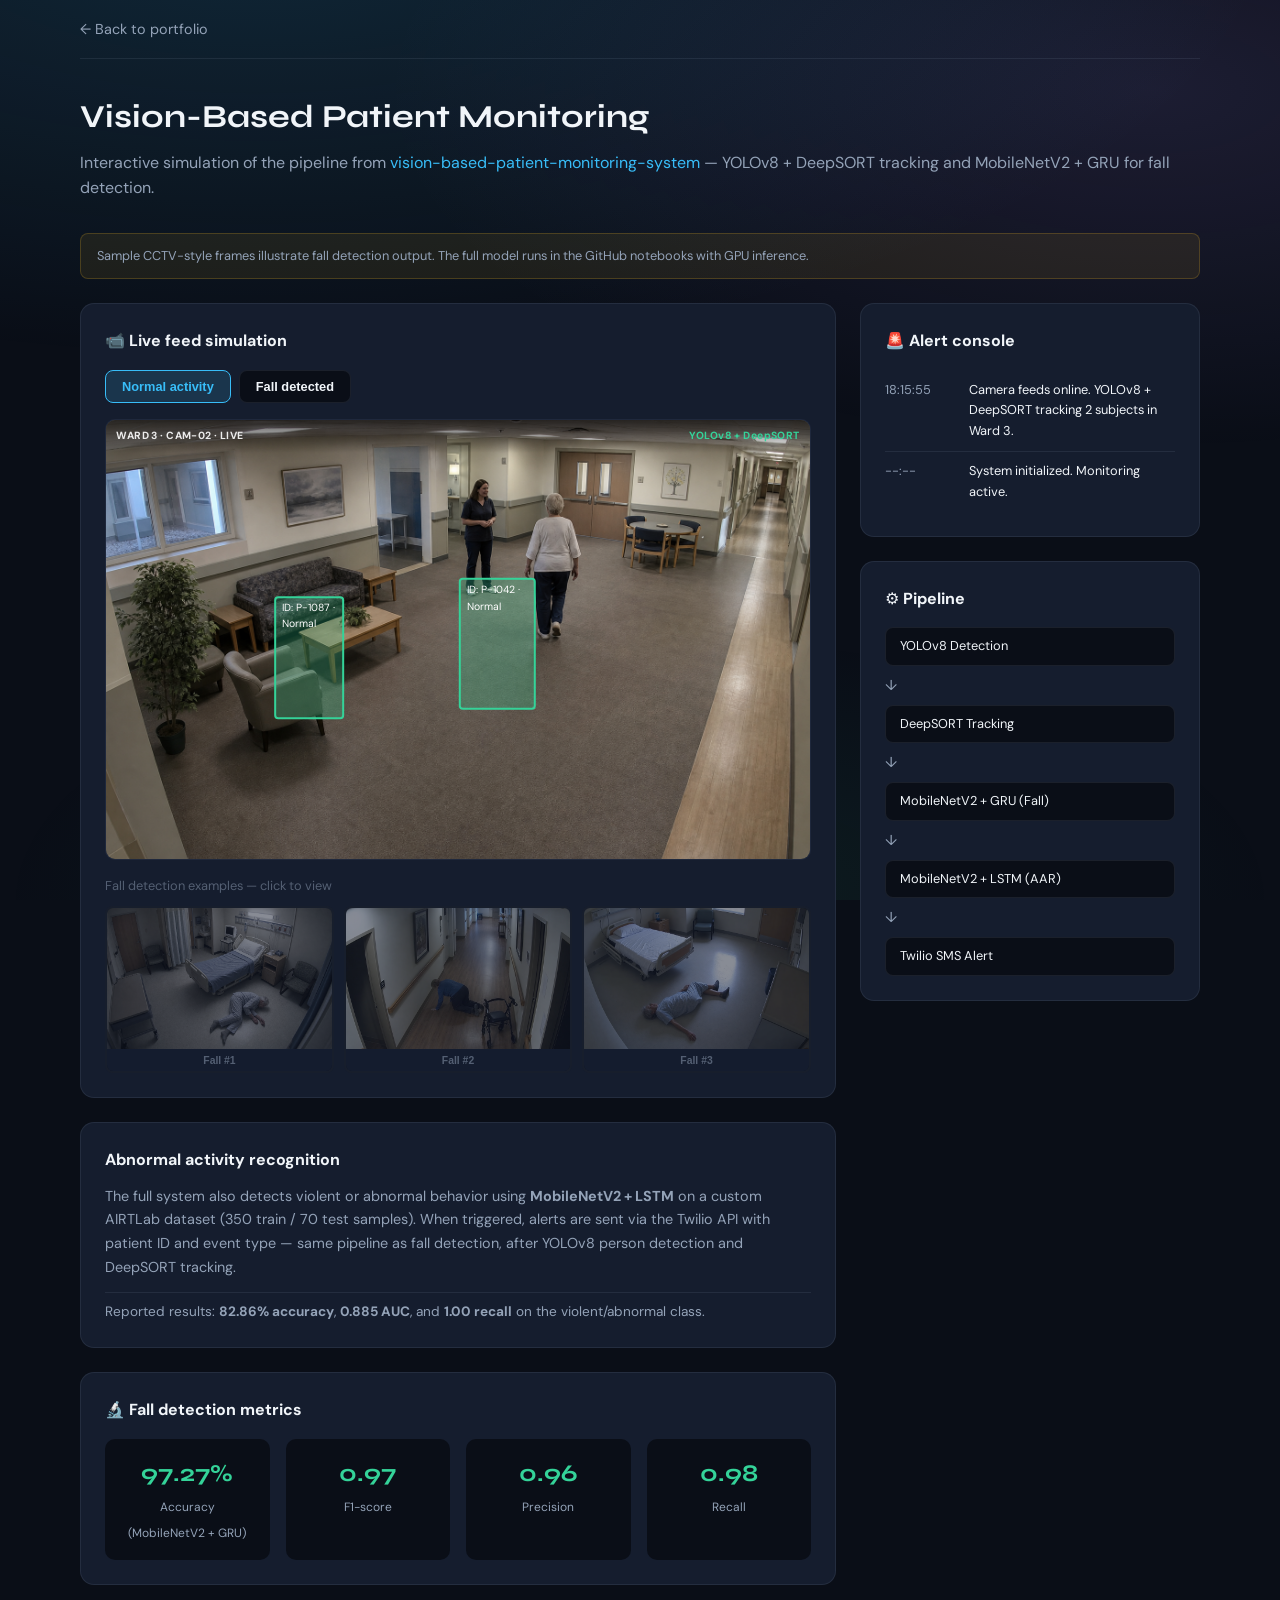
<file: demos/patient-monitoring.html>
<!DOCTYPE html>
<html lang="en">
<head>
  <meta charset="UTF-8" />
  <meta name="viewport" content="width=device-width, initial-scale=1.0" />
  <title>Patient Monitoring Demo | Sahitya A</title>
  <link rel="preconnect" href="https://fonts.googleapis.com" />
  <link rel="preconnect" href="https://fonts.gstatic.com" crossorigin />
  <link href="https://fonts.googleapis.com/css2?family=DM+Sans:wght@400;500;600;700&family=Syne:wght@600;700&display=swap" rel="stylesheet" />
  <link rel="stylesheet" href="../css/styles.css" />
  <link rel="stylesheet" href="../css/demos.css" />
</head>
<body>
  <div class="container">
    <nav class="demo-nav">
      <a href="../index.html" class="back">← Back to portfolio</a>
    </nav>

    <h1 class="demo-title">Vision-Based Patient Monitoring</h1>
    <p class="demo-subtitle">
      Interactive simulation of the pipeline from
      <a href="https://github.com/MLAlchemy-cmd/vision-based-patient-monitoring-system" target="_blank" rel="noopener">vision-based-patient-monitoring-system</a>
      — YOLOv8 + DeepSORT tracking and MobileNetV2 + GRU for fall detection.
    </p>

    <p class="demo-note">
      Sample CCTV-style frames illustrate fall detection output. The full model runs in the GitHub notebooks with GPU inference.
    </p>

    <div class="demo-layout">
      <div>
        <div class="panel video-panel">
          <h3>📹 Live feed simulation</h3>
          <div class="controls-row">
            <button type="button" id="btn-normal" class="active">Normal activity</button>
            <button type="button" id="btn-fall">Fall detected</button>
          </div>
          <div class="camera-feed" id="camera-feed">
            <img id="feed-image" class="feed-image" src="assets/normal-scene.png" alt="Patient monitoring camera feed" />
            <div class="feed-hud">
              <span class="feed-tag">WARD 3 · CAM-02 · LIVE</span>
              <span id="model-tag" class="model-tag">YOLOv8 + DeepSORT</span>
            </div>
            <div id="detection-badge" class="detection-badge hidden">
              <span class="badge-icon">⚠</span>
              <span id="badge-text">FALL DETECTED</span>
              <span id="badge-confidence" class="badge-conf">94%</span>
            </div>
            <div id="bbox-1" class="bbox">ID: P-1042</div>
            <div id="bbox-2" class="bbox">ID: P-1087</div>
          </div>

          <div class="fall-gallery" id="fall-gallery">
            <p class="fall-gallery-label">Fall detection examples — click to view</p>
            <div class="fall-thumbs">
              <button type="button" class="fall-thumb" data-fall-index="0" title="Hospital room fall">
                <img src="assets/fall-scene-1.png" alt="Fall example 1" />
                <span class="thumb-label">Fall #1</span>
              </button>
              <button type="button" class="fall-thumb" data-fall-index="1" title="Corridor fall">
                <img src="assets/fall-scene-2.png" alt="Fall example 2" />
                <span class="thumb-label">Fall #2</span>
              </button>
              <button type="button" class="fall-thumb" data-fall-index="2" title="Patient room fall">
                <img src="assets/fall-scene-3.png" alt="Fall example 3" />
                <span class="thumb-label">Fall #3</span>
              </button>
            </div>
          </div>
        </div>

        <div class="panel info-panel" style="margin-top:1.5rem">
          <h3>Abnormal activity recognition</h3>
          <p>
            The full system also detects violent or abnormal behavior using <strong>MobileNetV2 + LSTM</strong>
            on a custom AIRTLab dataset (350 train / 70 test samples). When triggered, alerts are sent via
            the Twilio API with patient ID and event type — same pipeline as fall detection, after
            YOLOv8 person detection and DeepSORT tracking.
          </p>
          <p class="info-metrics">
            Reported results: <strong>82.86% accuracy</strong>, <strong>0.885 AUC</strong>, and
            <strong>1.00 recall</strong> on the violent/abnormal class.
          </p>
        </div>

        <div class="panel" style="margin-top:1.5rem">
          <h3>🔬 Fall detection metrics</h3>
          <div class="metrics-grid">
            <div class="metric"><strong>97.27%</strong><span>Accuracy (MobileNetV2 + GRU)</span></div>
            <div class="metric"><strong>0.97</strong><span>F1-score</span></div>
            <div class="metric"><strong>0.96</strong><span>Precision</span></div>
            <div class="metric"><strong>0.98</strong><span>Recall</span></div>
          </div>
        </div>
      </div>

      <aside>
        <div class="panel">
          <h3>🚨 Alert console</h3>
          <div class="alert-log" id="alert-log">
            <div class="alert-item">
              <span class="alert-time">--:--</span>
              <span class="alert-msg">System initialized. Monitoring active.</span>
            </div>
          </div>
        </div>

        <div class="panel" style="margin-top:1.5rem">
          <h3>⚙️ Pipeline</h3>
          <div class="pipeline" style="flex-direction:column;align-items:stretch">
            <span class="pipeline-step">YOLOv8 Detection</span>
            <span class="pipeline-arrow">↓</span>
            <span class="pipeline-step">DeepSORT Tracking</span>
            <span class="pipeline-arrow">↓</span>
            <span class="pipeline-step">MobileNetV2 + GRU (Fall)</span>
            <span class="pipeline-arrow">↓</span>
            <span class="pipeline-step">MobileNetV2 + LSTM (AAR)</span>
            <span class="pipeline-arrow">↓</span>
            <span class="pipeline-step">Twilio SMS Alert</span>
          </div>
        </div>
      </aside>
    </div>
  </div>

  <script src="../js/patient-demo.js"></script>
</body>
</html>
</file>
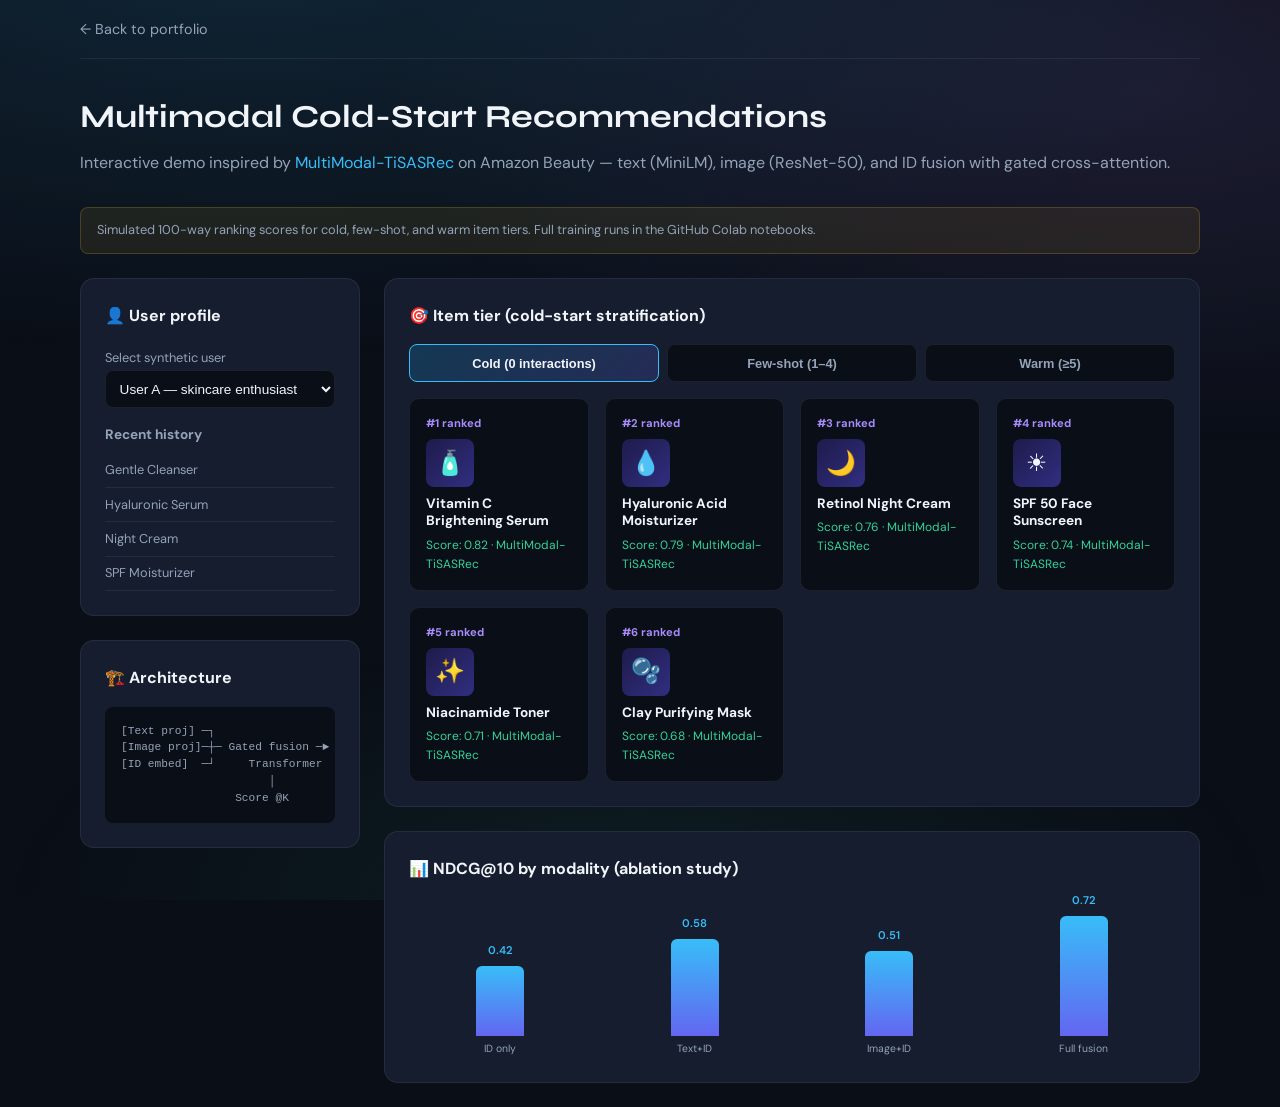
<file: demos/recommendations.html>
<!DOCTYPE html>
<html lang="en">
<head>
  <meta charset="UTF-8" />
  <meta name="viewport" content="width=device-width, initial-scale=1.0" />
  <title>Recommendation Demo | Sahitya A</title>
  <link rel="preconnect" href="https://fonts.googleapis.com" />
  <link rel="preconnect" href="https://fonts.gstatic.com" crossorigin />
  <link href="https://fonts.googleapis.com/css2?family=DM+Sans:wght@400;500;600;700&family=Syne:wght@600;700&display=swap" rel="stylesheet" />
  <link rel="stylesheet" href="../css/styles.css" />
  <link rel="stylesheet" href="../css/demos.css" />
</head>
<body>
  <div class="container">
    <nav class="demo-nav">
      <a href="../index.html" class="back">← Back to portfolio</a>
    </nav>

    <h1 class="demo-title">Multimodal Cold-Start Recommendations</h1>
    <p class="demo-subtitle">
      Interactive demo inspired by
      <a href="https://github.com/MLAlchemy-cmd/Deep-learning-Recommendation-systems-for-cold-start-problems-" target="_blank" rel="noopener">MultiModal-TiSASRec</a>
      on Amazon Beauty — text (MiniLM), image (ResNet-50), and ID fusion with gated cross-attention.
    </p>

    <p class="demo-note">
      Simulated 100-way ranking scores for cold, few-shot, and warm item tiers. Full training runs in the GitHub Colab notebooks.
    </p>

    <div class="reco-layout">
      <aside>
        <div class="panel">
          <h3>👤 User profile</h3>
          <label for="user-select" style="font-size:0.8rem;color:var(--text-muted)">Select synthetic user</label>
          <select id="user-select" class="select-input">
            <option value="u1">User A — skincare enthusiast</option>
            <option value="u2">User B — makeup focused</option>
            <option value="u3">User C — new user (cold items)</option>
          </select>
          <h4 style="font-size:0.85rem;margin-bottom:0.5rem;color:var(--text-muted)">Recent history</h4>
          <ul class="history-list" id="history-list"></ul>
        </div>

        <div class="panel" style="margin-top:1.5rem">
          <h3>🏗️ Architecture</h3>
          <pre class="arch-diagram">[Text proj] ─┐
[Image proj]─┼─ Gated fusion ─► TiSASRec
[ID embed]  ─┘     Transformer
                      │
                 Score @K</pre>
        </div>
      </aside>

      <div>
        <div class="panel">
          <h3>🎯 Item tier (cold-start stratification)</h3>
          <div class="tier-tabs">
            <button type="button" class="tier-tab active" data-tier="cold">Cold (0 interactions)</button>
            <button type="button" class="tier-tab" data-tier="few">Few-shot (1–4)</button>
            <button type="button" class="tier-tab" data-tier="warm">Warm (≥5)</button>
          </div>
          <div class="product-grid" id="product-grid"></div>
        </div>

        <div class="panel" style="margin-top:1.5rem">
          <h3>📊 NDCG@10 by modality (ablation study)</h3>
          <div class="chart-bars" id="chart-bars"></div>
        </div>
      </div>
    </div>
  </div>

  <script src="../js/reco-demo.js"></script>
</body>
</html>
</file>
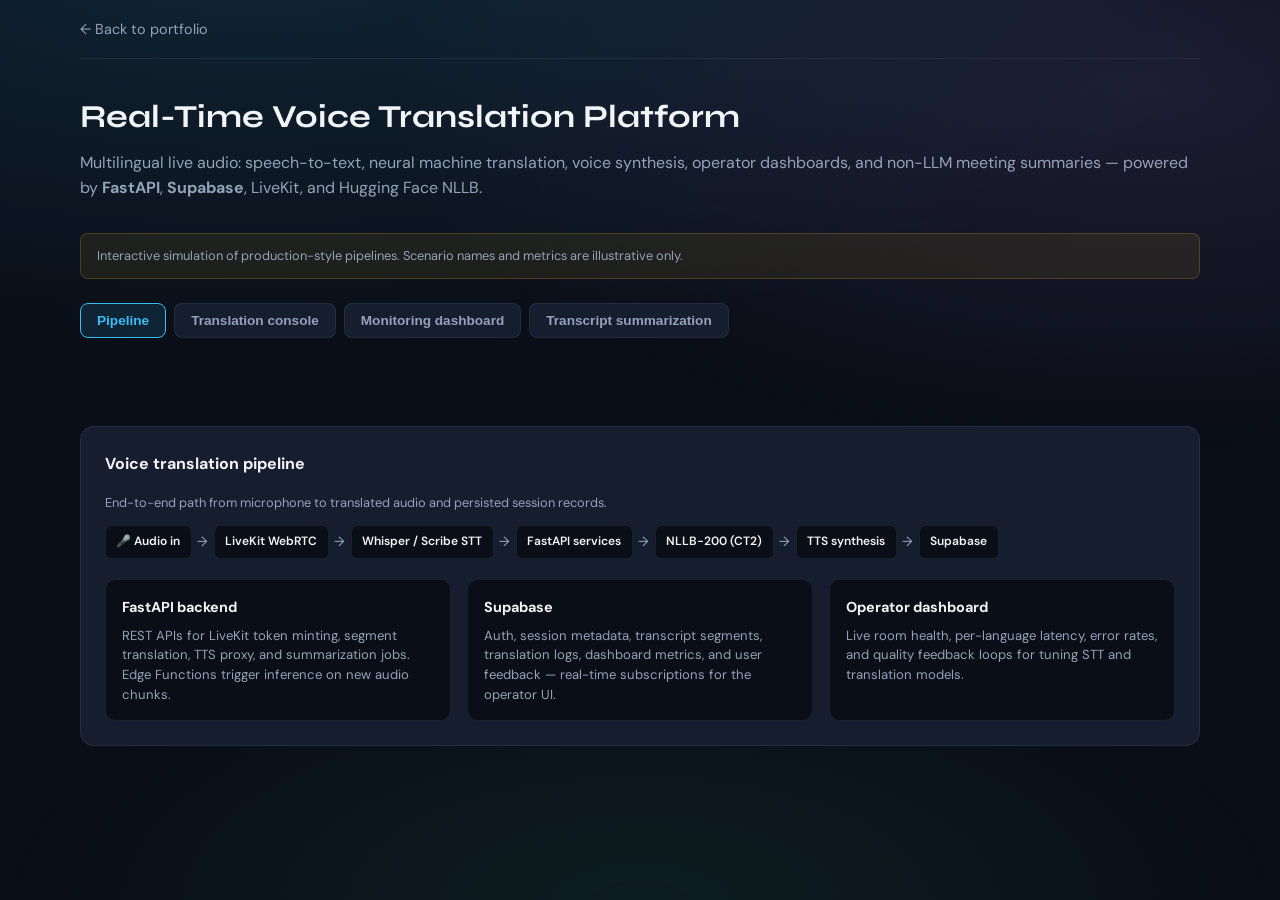
<file: demos/voice-translation.html>
<!DOCTYPE html>
<html lang="en">
<head>
  <meta charset="UTF-8" />
  <meta name="viewport" content="width=device-width, initial-scale=1.0" />
  <title>Voice Translation Platform Demo | Sahitya A</title>
  <link rel="preconnect" href="https://fonts.googleapis.com" />
  <link rel="preconnect" href="https://fonts.gstatic.com" crossorigin />
  <link href="https://fonts.googleapis.com/css2?family=DM+Sans:wght@400;500;600;700&family=Syne:wght@600;700&display=swap" rel="stylesheet" />
  <link rel="stylesheet" href="../css/styles.css" />
  <link rel="stylesheet" href="../css/demos.css" />
</head>
<body>
  <div class="container">
    <nav class="demo-nav">
      <a href="../index.html" class="back">← Back to portfolio</a>
    </nav>

    <h1 class="demo-title">Real-Time Voice Translation Platform</h1>
    <p class="demo-subtitle">
      Multilingual live audio: speech-to-text, neural machine translation, voice synthesis, operator dashboards,
      and non-LLM meeting summaries — powered by <strong>FastAPI</strong>, <strong>Supabase</strong>, LiveKit, and Hugging Face NLLB.
    </p>

    <p class="demo-note">
      Interactive simulation of production-style pipelines. Scenario names and metrics are illustrative only.
    </p>

    <div class="demo-tabs">
      <button type="button" class="demo-tab active" data-tab="pipeline">Pipeline</button>
      <button type="button" class="demo-tab" data-tab="console">Translation console</button>
      <button type="button" class="demo-tab" data-tab="dashboard">Monitoring dashboard</button>
      <button type="button" class="demo-tab" data-tab="summary">Transcript summarization</button>
    </div>

    <section id="tab-pipeline" class="tab-panel active">
      <div class="panel">
        <h3>Voice translation pipeline</h3>
        <p class="aside-hint">End-to-end path from microphone to translated audio and persisted session records.</p>
        <div class="vt-pipeline">
          <span class="pipe-node">🎤 Audio in</span>
          <span class="pipe-arrow">→</span>
          <span class="pipe-node">LiveKit WebRTC</span>
          <span class="pipe-arrow">→</span>
          <span class="pipe-node">Whisper / Scribe STT</span>
          <span class="pipe-arrow">→</span>
          <span class="pipe-node">FastAPI services</span>
          <span class="pipe-arrow">→</span>
          <span class="pipe-node">NLLB-200 (CT2)</span>
          <span class="pipe-arrow">→</span>
          <span class="pipe-node">TTS synthesis</span>
          <span class="pipe-arrow">→</span>
          <span class="pipe-node">Supabase</span>
        </div>
        <div class="arch-grid">
          <div class="arch-card">
            <h4>FastAPI backend</h4>
            <p>REST APIs for LiveKit token minting, segment translation, TTS proxy, and summarization jobs. Edge Functions trigger inference on new audio chunks.</p>
          </div>
          <div class="arch-card">
            <h4>Supabase</h4>
            <p>Auth, session metadata, transcript segments, translation logs, dashboard metrics, and user feedback — real-time subscriptions for the operator UI.</p>
          </div>
          <div class="arch-card">
            <h4>Operator dashboard</h4>
            <p>Live room health, per-language latency, error rates, and quality feedback loops for tuning STT and translation models.</p>
          </div>
        </div>
      </div>
    </section>

    <section id="tab-console" class="tab-panel">
      <div class="vt-layout">
        <div class="vt-main">
          <div class="panel">
            <h3>Live translation console</h3>
            <div class="vt-controls">
              <label>
                Scenario
                <select id="scenario-select" class="select-input"></select>
              </label>
              <label>
                Language pair
                <select id="lang-pair" class="select-input" disabled></select>
              </label>
              <div class="controls-row">
                <button type="button" id="btn-play" class="btn btn-primary">▶ Simulate live stream</button>
                <button type="button" id="btn-reset" class="btn btn-ghost">Reset</button>
              </div>
              <label class="checkbox-label">
                <input type="checkbox" id="speak-tts" />
                Play translated audio (TTS)
              </label>
            </div>

            <div class="status-bar">
              <span><strong>WebRTC:</strong> <span id="status-livekit" class="status-pill idle">disconnected</span></span>
              <span><strong>STT:</strong> <span id="status-stt" class="status-pill idle">idle</span></span>
              <span><strong>NLLB:</strong> <span id="status-nllb" class="status-pill idle">idle</span></span>
              <span><strong>Latency:</strong> <span id="status-latency">—</span></span>
            </div>

            <div class="transcript-panel">
              <div class="transcript-col">
                <p class="transcript-label">Partial transcript</p>
                <div id="partial-text" class="transcript-box partial"></div>
              </div>
              <div class="transcript-col">
                <p class="transcript-label">Final transcript</p>
                <div id="final-text" class="transcript-box final"></div>
              </div>
              <div class="transcript-col full">
                <p class="transcript-label">Translation output</p>
                <div class="transcript-box translation">
                  <span id="translation-placeholder" class="translation-placeholder">
                    Translations append as each utterance is finalized…
                  </span>
                  <span id="translation-body"></span>
                  <span id="translation-draft" class="translation-draft"></span>
                </div>
              </div>
            </div>
          </div>
        </div>

        <aside class="vt-aside">
          <div class="panel">
            <h3>Stack</h3>
            <ul class="stack-list">
              <li><strong>FastAPI</strong> — inference & token APIs</li>
              <li><strong>Supabase</strong> — auth, Postgres, realtime</li>
              <li><strong>LiveKit</strong> — WebRTC audio rooms</li>
              <li><strong>Whisper / Scribe</strong> — speech-to-text</li>
              <li><strong>NLLB-200</strong> — 16+ languages</li>
              <li><strong>Edge Functions</strong> — async workers</li>
            </ul>
          </div>
          <div class="panel" style="margin-top:1rem">
            <h3>Languages</h3>
            <div class="lang-chips" id="lang-chips"></div>
          </div>
        </aside>
      </div>
    </section>

    <section id="tab-dashboard" class="tab-panel">
      <div class="panel">
        <h3>Real-time monitoring dashboard</h3>
        <p class="aside-hint">Operator view backed by Supabase realtime — session health, throughput, and feedback.</p>
        <div class="dash-metrics">
          <div class="dash-metric"><strong id="dash-rooms">12</strong><span>Active rooms</span></div>
          <div class="dash-metric"><strong id="dash-segments">0</strong><span>Segments / min</span></div>
          <div class="dash-metric"><strong id="dash-latency">—</strong><span>Avg translate latency</span></div>
          <div class="dash-metric"><strong id="dash-errors">0</strong><span>Errors (1h)</span></div>
        </div>
        <div class="dash-grid">
          <div class="dash-card">
            <h4>Live sessions</h4>
            <table class="dash-table">
              <thead>
                <tr><th>Room</th><th>Languages</th><th>Status</th><th>Latency</th></tr>
              </thead>
              <tbody id="dash-sessions">
                <tr><td>room-alpha</td><td>EN → ES</td><td><span class="status-pill live">live</span></td><td>340 ms</td></tr>
                <tr><td>room-beta</td><td>HI → EN</td><td><span class="status-pill live">live</span></td><td>290 ms</td></tr>
                <tr><td>room-gamma</td><td>FR → EN</td><td><span class="status-pill idle">idle</span></td><td>—</td></tr>
              </tbody>
            </table>
          </div>
          <div class="dash-card">
            <h4>Feedback loop</h4>
            <ul class="feedback-list" id="dash-feedback">
              <li class="feedback-item good">EN→ES quality rated helpful</li>
              <li class="feedback-item">HI→EN STT retry succeeded</li>
            </ul>
          </div>
        </div>
      </div>
    </section>

    <section id="tab-summary" class="tab-panel">
      <div class="vt-layout">
        <div class="panel">
          <h3>Transcript summarization (non-LLM)</h3>
          <p class="aside-hint">
            Extractive pipeline over finalized segments — topic clustering, speaker turns, action-item detection,
            and key-phrase ranking without a generative LLM.
          </p>
          <div class="controls-row" style="margin-bottom:1rem">
            <button type="button" id="btn-summarize" class="btn btn-primary">Generate summary from last run</button>
          </div>
          <div id="insights-panel" class="insights-panel">
            <p class="insights-empty">Run a scenario in the Translation console, then generate a summary here.</p>
          </div>
        </div>
        <aside class="vt-aside">
          <div class="panel">
            <h3>Summary pipeline</h3>
            <div class="vt-pipeline" style="flex-direction:column;align-items:stretch">
              <span class="pipe-node">Segment store (Supabase)</span>
              <span class="pipe-arrow">↓</span>
              <span class="pipe-node">Tokenize & chunk</span>
              <span class="pipe-arrow">↓</span>
              <span class="pipe-node">TF-IDF / RAKE keywords</span>
              <span class="pipe-arrow">↓</span>
              <span class="pipe-node">Speaker diarization tags</span>
              <span class="pipe-arrow">↓</span>
              <span class="pipe-node">Structured JSON insights</span>
            </div>
          </div>
        </aside>
      </div>
    </section>
  </div>

  <script src="../js/voice-translation-demo.js"></script>
</body>
</html>
</file>
<file: css/styles.css>
:root {
  --bg: #0a0e17;
  --bg-elevated: #111827;
  --bg-card: #151d2e;
  --border: rgba(148, 163, 184, 0.12);
  --text: #f1f5f9;
  --text-muted: #94a3b8;
  --accent: #38bdf8;
  --accent-2: #a78bfa;
  --accent-3: #34d399;
  --danger: #f87171;
  --warning: #fbbf24;
  --font: "DM Sans", system-ui, sans-serif;
  --font-display: "Syne", var(--font);
  --radius: 14px;
  --shadow: 0 24px 48px rgba(0, 0, 0, 0.45);
}

*,
*::before,
*::after {
  box-sizing: border-box;
  margin: 0;
  padding: 0;
}

html {
  scroll-behavior: smooth;
}

body {
  font-family: var(--font);
  background: var(--bg);
  color: var(--text);
  line-height: 1.6;
  min-height: 100vh;
}

body::before {
  content: "";
  position: fixed;
  inset: 0;
  background:
    radial-gradient(ellipse 80% 50% at 20% -10%, rgba(56, 189, 248, 0.15), transparent),
    radial-gradient(ellipse 60% 40% at 90% 10%, rgba(167, 139, 250, 0.12), transparent),
    radial-gradient(ellipse 50% 30% at 50% 100%, rgba(52, 211, 153, 0.08), transparent);
  pointer-events: none;
  z-index: -1;
}

a {
  color: var(--accent);
  text-decoration: none;
  transition: color 0.2s;
}

a:hover {
  color: #7dd3fc;
}

img {
  max-width: 100%;
  display: block;
}

.container {
  width: min(1120px, 92vw);
  margin: 0 auto;
}

/* Nav */
.nav {
  position: sticky;
  top: 0;
  z-index: 100;
  backdrop-filter: blur(16px);
  background: rgba(10, 14, 23, 0.85);
  border-bottom: 1px solid var(--border);
}

.nav-inner {
  display: flex;
  align-items: center;
  justify-content: space-between;
  padding: 1rem 0;
}

.logo {
  font-family: var(--font-display);
  font-weight: 700;
  font-size: 1.15rem;
  color: var(--text);
  display: flex;
  align-items: center;
  gap: 0.6rem;
}

.logo img {
  width: 36px;
  height: 36px;
  border-radius: 50%;
  border: 2px solid var(--border);
}

.nav-links {
  display: flex;
  gap: 1.75rem;
  list-style: none;
}

.nav-links a {
  color: var(--text-muted);
  font-size: 0.9rem;
  font-weight: 500;
}

.nav-links a:hover {
  color: var(--text);
}

/* Hero */
.hero {
  padding: 5rem 0 4rem;
}

.hero-badge {
  display: inline-flex;
  align-items: center;
  gap: 0.4rem;
  padding: 0.35rem 0.85rem;
  border-radius: 999px;
  background: rgba(56, 189, 248, 0.1);
  border: 1px solid rgba(56, 189, 248, 0.25);
  color: var(--accent);
  font-size: 0.8rem;
  font-weight: 600;
  margin-bottom: 1.25rem;
}

.hero h1 {
  font-family: var(--font-display);
  font-size: clamp(2.5rem, 6vw, 3.75rem);
  font-weight: 800;
  line-height: 1.1;
  letter-spacing: -0.03em;
  margin-bottom: 1rem;
}

.hero h1 span {
  background: linear-gradient(135deg, var(--accent), var(--accent-2));
  -webkit-background-clip: text;
  -webkit-text-fill-color: transparent;
  background-clip: text;
}

.hero-lead {
  font-size: 1.15rem;
  color: var(--text-muted);
  max-width: 560px;
  margin-bottom: 2rem;
}

.hero-actions {
  display: flex;
  flex-wrap: wrap;
  gap: 0.75rem;
}

.btn {
  display: inline-flex;
  align-items: center;
  gap: 0.5rem;
  padding: 0.7rem 1.35rem;
  border-radius: 10px;
  font-weight: 600;
  font-size: 0.9rem;
  border: none;
  cursor: pointer;
  transition: transform 0.15s, box-shadow 0.15s, background 0.2s;
}

.btn-primary {
  background: linear-gradient(135deg, #0ea5e9, #6366f1);
  color: white;
  box-shadow: 0 8px 24px rgba(14, 165, 233, 0.35);
}

.btn-primary:hover {
  transform: translateY(-2px);
  box-shadow: 0 12px 32px rgba(14, 165, 233, 0.45);
  color: white;
}

.btn-ghost {
  background: var(--bg-card);
  color: var(--text);
  border: 1px solid var(--border);
}

.btn-ghost:hover {
  background: var(--bg-elevated);
  color: var(--text);
  transform: translateY(-2px);
}

.hero-feature-grid {
  display: grid;
  grid-template-columns: repeat(auto-fit, minmax(240px, 1fr));
  gap: 1rem;
  margin-top: 2rem;
}

.hero-feature {
  display: flex;
  gap: 1rem;
  align-items: flex-start;
  padding: 1.2rem;
  background: rgba(255, 255, 255, 0.04);
  border: 1px solid rgba(148, 163, 184, 0.14);
  border-radius: 20px;
}

.hero-feature-icon {
  width: 52px;
  min-width: 52px;
  height: 52px;
  border-radius: 18px;
  display: grid;
  place-items: center;
  background: rgba(56, 189, 248, 0.14);
  color: var(--accent);
}

.hero-feature-copy h3 {
  font-size: 1rem;
  margin-bottom: 0.35rem;
}

.hero-feature-copy p {
  color: var(--text-muted);
  font-size: 0.95rem;
}

.hero-feature-image-card {
  align-items: center;
}

.hero-feature-image {
  width: 72px;
  height: 72px;
  object-fit: contain;
  border-radius: 18px;
  background: rgba(255, 255, 255, 0.06);
  padding: 0.85rem;
  border: 1px solid rgba(255, 255, 255, 0.08);
}

/* Stats */
.stats {
  display: grid;
  grid-template-columns: repeat(auto-fit, minmax(140px, 1fr));
  gap: 1rem;
  margin-top: 3.5rem;
}

.stat-card {
  background: var(--bg-card);
  border: 1px solid var(--border);
  border-radius: var(--radius);
  padding: 1.25rem;
}

.stat-card strong {
  display: block;
  font-family: var(--font-display);
  font-size: 1.75rem;
  color: var(--accent);
}

.stat-card span {
  font-size: 0.85rem;
  color: var(--text-muted);
}

/* Sections */
section {
  padding: 4rem 0;
}

.section-header {
  margin-bottom: 2.5rem;
}

.section-header h2 {
  font-family: var(--font-display);
  font-size: 1.85rem;
  font-weight: 700;
  margin-bottom: 0.5rem;
}

.section-header p {
  color: var(--text-muted);
  max-width: 520px;
}

/* Featured demos */
.featured-grid {
  display: grid;
  grid-template-columns: repeat(auto-fit, minmax(320px, 1fr));
  gap: 1.5rem;
}

.featured-card {
  background: var(--bg-card);
  border: 1px solid var(--border);
  border-radius: calc(var(--radius) + 4px);
  overflow: hidden;
  transition: transform 0.2s, border-color 0.2s;
}

.featured-card:hover {
  transform: translateY(-4px);
  border-color: rgba(56, 189, 248, 0.35);
}

.featured-preview {
  height: 200px;
  position: relative;
  overflow: hidden;
}

.featured-preview.voice {
  background: linear-gradient(160deg, #17233b 0%, #1e3b5d 45%, #0b1322 100%);
}

.vt-preview {
  display: flex;
  flex-direction: column;
  gap: 0.85rem;
  align-items: stretch;
  justify-content: center;
  height: 100%;
  width: 100%;
}

.vt-header {
  display: flex;
  justify-content: space-between;
  gap: 0.75rem;
  align-items: center;
  font-size: 0.78rem;
  color: rgba(255, 255, 255, 0.92);
}

.vt-badge {
  display: inline-flex;
  align-items: center;
  gap: 0.4rem;
  padding: 0.35rem 0.75rem;
  border-radius: 999px;
  background: rgba(255, 255, 255, 0.09);
  border: 1px solid rgba(255, 255, 255, 0.12);
}

.vt-dashboard-grid {
  display: grid;
  grid-template-columns: repeat(3, minmax(0, 1fr));
  gap: 0.75rem;
  width: 100%;
}

.vt-dashboard-item {
  background: rgba(255, 255, 255, 0.07);
  border: 1px solid rgba(255, 255, 255, 0.12);
  border-radius: 16px;
  padding: 0.95rem;
}

.vt-dashboard-item strong {
  display: block;
  font-size: 1.05rem;
  color: #ffffff;
  margin-bottom: 0.35rem;
}

.vt-dashboard-item span {
  color: rgba(255, 255, 255, 0.72);
  font-size: 0.78rem;
}

.vt-wave {
  display: flex;
  align-items: center;
  gap: 0.75rem;
  color: rgba(255, 255, 255, 0.88);
  font-size: 0.85rem;
}

.vt-wave-icon {
  display: inline-grid;
  place-items: center;
  width: 36px;
  height: 36px;
  border-radius: 50%;
  background: rgba(255, 255, 255, 0.12);
}

.preview-content {
  position: absolute;
  inset: 0;
  display: flex;
  flex-direction: column;
  justify-content: center;
  align-items: center;
  padding: 1.5rem;
  font-size: 0.75rem;
}

/* Mini patient monitor preview */
.monitor-preview {
  width: 100%;
  max-width: 280px;
  background: rgba(0, 0, 0, 0.4);
  border-radius: 10px;
  padding: 0.75rem;
  border: 1px solid rgba(255, 255, 255, 0.1);
}

.monitor-row {
  display: flex;
  justify-content: space-between;
  margin-bottom: 0.5rem;
  font-size: 0.7rem;
}

.status-dot {
  width: 8px;
  height: 8px;
  border-radius: 50%;
  display: inline-block;
  margin-right: 4px;
}

.status-dot.ok { background: var(--accent-3); }
.status-dot.warn { background: var(--warning); }

/* Mini reco preview */
.reco-preview-items {
  display: flex;
  gap: 0.5rem;
  flex-wrap: wrap;
  justify-content: center;
}

.reco-chip {
  background: rgba(255, 255, 255, 0.1);
  padding: 0.35rem 0.65rem;
  border-radius: 6px;
  font-size: 0.65rem;
}

.featured-body {
  padding: 1.5rem;
}

.featured-body h3 {
  font-size: 1.15rem;
  margin-bottom: 0.5rem;
}

.featured-body p {
  font-size: 0.9rem;
  color: var(--text-muted);
  margin-bottom: 1rem;
}

.tags {
  display: flex;
  flex-wrap: wrap;
  gap: 0.4rem;
  margin-bottom: 1rem;
}

.tag {
  font-size: 0.7rem;
  padding: 0.2rem 0.55rem;
  border-radius: 6px;
  background: rgba(56, 189, 248, 0.1);
  color: var(--accent);
  border: 1px solid rgba(56, 189, 248, 0.2);
}

.doc-chip {
  display: inline-flex;
  align-items: center;
  padding: 0.35rem 0.75rem;
  border-radius: 999px;
  background: rgba(56, 189, 248, 0.1);
  border: 1px solid rgba(56, 189, 248, 0.18);
  color: var(--accent);
  font-size: 0.75rem;
}

.doc-link {
  color: var(--accent);
  font-weight: 700;
}

.doc-link:hover {
  color: #7dd3fc;
}

.featured-actions {
  display: flex;
  gap: 0.6rem;
}

/* Project grid */
.projects-grid {
  display: grid;
  grid-template-columns: repeat(auto-fill, minmax(300px, 1fr));
  gap: 1.25rem;
}

.project-card {
  background: var(--bg-card);
  border: 1px solid var(--border);
  border-radius: var(--radius);
  padding: 1.35rem;
  display: flex;
  flex-direction: column;
  transition: border-color 0.2s;
}

.project-card:hover {
  border-color: rgba(167, 139, 250, 0.3);
}

.project-card h3 {
  font-size: 1rem;
  margin-bottom: 0.4rem;
}

.project-card p {
  font-size: 0.85rem;
  color: var(--text-muted);
  flex: 1;
  margin-bottom: 1rem;
}

.project-meta {
  display: flex;
  justify-content: space-between;
  align-items: center;
  font-size: 0.75rem;
  color: var(--text-muted);
}

.project-links {
  display: flex;
  flex-wrap: wrap;
  gap: 0.75rem;
  margin-top: 0.75rem;
}

.project-links a {
  font-size: 0.8rem;
  font-weight: 600;
}

/* Skills */
.skills-grid {
  display: flex;
  flex-wrap: wrap;
  gap: 0.6rem;
}

.skill-pill {
  padding: 0.5rem 1rem;
  background: var(--bg-card);
  border: 1px solid var(--border);
  border-radius: 999px;
  font-size: 0.85rem;
  color: var(--text-muted);
}

/* Contact */
.contact-box {
  background: var(--bg-card);
  border: 1px solid var(--border);
  border-radius: calc(var(--radius) + 4px);
  padding: 2.5rem;
  text-align: center;
}

.contact-box h2 {
  font-family: var(--font-display);
  margin-bottom: 0.75rem;
}

.contact-box p {
  color: var(--text-muted);
  margin-bottom: 1.5rem;
}

/* Footer */
.footer {
  padding: 2rem 0;
  border-top: 1px solid var(--border);
  text-align: center;
  color: var(--text-muted);
  font-size: 0.85rem;
}

/* Demo pages shared */
.demo-nav {
  padding: 1rem 0;
  border-bottom: 1px solid var(--border);
  margin-bottom: 2rem;
}

.demo-nav a.back {
  color: var(--text-muted);
  font-size: 0.9rem;
  display: inline-flex;
  align-items: center;
  gap: 0.4rem;
}

.demo-nav a.back:hover {
  color: var(--text);
}

.demo-title {
  font-family: var(--font-display);
  font-size: 2rem;
  margin-bottom: 0.5rem;
}

.demo-subtitle {
  color: var(--text-muted);
  margin-bottom: 2rem;
}

.panel {
  background: var(--bg-card);
  border: 1px solid var(--border);
  border-radius: var(--radius);
  padding: 1.5rem;
  margin-bottom: 1.5rem;
}

.panel h3 {
  font-size: 1rem;
  margin-bottom: 1rem;
  display: flex;
  align-items: center;
  gap: 0.5rem;
}

.metrics-grid {
  display: grid;
  grid-template-columns: repeat(auto-fit, minmax(120px, 1fr));
  gap: 1rem;
}

.metric {
  text-align: center;
  padding: 1rem;
  background: var(--bg);
  border-radius: 10px;
}

.metric strong {
  display: block;
  font-size: 1.5rem;
  color: var(--accent-3);
  font-family: var(--font-display);
}

.metric span {
  font-size: 0.75rem;
  color: var(--text-muted);
}

.pipeline {
  display: flex;
  flex-wrap: wrap;
  gap: 0.5rem;
  align-items: center;
}

.pipeline-step {
  background: var(--bg);
  padding: 0.5rem 0.85rem;
  border-radius: 8px;
  font-size: 0.8rem;
  border: 1px solid var(--border);
}

.pipeline-arrow {
  color: var(--text-muted);
  font-size: 0.9rem;
}

@media (max-width: 640px) {
  .nav-links {
    display: none;
  }

  .hero {
    padding-top: 3rem;
  }
}
</file>
<file: css/demos.css>
.demo-layout {
  display: grid;
  grid-template-columns: 1fr 340px;
  gap: 1.5rem;
  align-items: start;
}

@media (max-width: 900px) {
  .demo-layout {
    grid-template-columns: 1fr;
  }
}

/* Patient monitoring demo */
.video-panel video {
  width: 100%;
  border-radius: 10px;
  background: #000;
  aspect-ratio: 16/10;
}

.camera-feed {
  position: relative;
  background: #0f172a;
  border-radius: 10px;
  aspect-ratio: 16/10;
  overflow: hidden;
  border: 1px solid var(--border);
}

.feed-image {
  position: absolute;
  inset: 0;
  width: 100%;
  height: 100%;
  object-fit: cover;
}

.feed-hud {
  position: absolute;
  top: 0;
  left: 0;
  right: 0;
  display: flex;
  justify-content: space-between;
  padding: 0.5rem 0.65rem;
  background: linear-gradient(180deg, rgba(0, 0, 0, 0.65), transparent);
  z-index: 2;
  pointer-events: none;
}

.feed-tag,
.model-tag {
  font-size: 0.65rem;
  font-weight: 700;
  letter-spacing: 0.04em;
  color: rgba(255, 255, 255, 0.9);
  font-variant-numeric: tabular-nums;
}

.model-tag {
  color: var(--accent-3);
}

.detection-badge {
  position: absolute;
  top: 2.5rem;
  left: 50%;
  transform: translateX(-50%);
  z-index: 4;
  display: flex;
  align-items: center;
  gap: 0.5rem;
  padding: 0.45rem 0.9rem;
  background: rgba(220, 38, 38, 0.92);
  border: 1px solid rgba(255, 255, 255, 0.3);
  border-radius: 6px;
  font-size: 0.75rem;
  font-weight: 800;
  letter-spacing: 0.06em;
  color: white;
  box-shadow: 0 4px 20px rgba(220, 38, 38, 0.5);
  animation: pulse 1.2s infinite;
}

.detection-badge.hidden {
  display: none;
}

.badge-conf {
  background: rgba(0, 0, 0, 0.25);
  padding: 0.15rem 0.45rem;
  border-radius: 4px;
  font-variant-numeric: tabular-nums;
}

.bbox {
  z-index: 3;
}

.fall-gallery {
  margin-top: 1rem;
  opacity: 0.5;
  pointer-events: none;
  transition: opacity 0.25s;
}

.fall-gallery.visible {
  opacity: 1;
  pointer-events: auto;
}

.fall-gallery-label {
  font-size: 0.8rem;
  color: var(--text-muted);
  margin-bottom: 0.6rem;
}

.fall-thumbs {
  display: grid;
  grid-template-columns: repeat(3, 1fr);
  gap: 0.6rem;
}

.fall-thumb {
  position: relative;
  border: 2px solid var(--border);
  border-radius: 8px;
  overflow: hidden;
  padding: 0;
  cursor: pointer;
  background: var(--bg);
  transition: border-color 0.2s, transform 0.15s;
}

.fall-thumb:hover,
.fall-thumb.active {
  border-color: var(--danger);
  transform: translateY(-2px);
}

.fall-thumb img {
  width: 100%;
  aspect-ratio: 16/10;
  object-fit: cover;
  display: block;
}

.thumb-label {
  display: block;
  font-size: 0.65rem;
  font-weight: 700;
  padding: 0.35rem;
  text-align: center;
  color: var(--text-muted);
  background: var(--bg-card);
}

.fall-thumb.active .thumb-label {
  color: var(--danger);
}

.info-panel p {
  font-size: 0.9rem;
  color: var(--text-muted);
  line-height: 1.65;
  margin-bottom: 0.75rem;
}

.info-panel p:last-child {
  margin-bottom: 0;
}

.info-panel h3 {
  margin-bottom: 0.75rem;
}

.info-metrics {
  padding-top: 0.5rem;
  border-top: 1px solid var(--border);
  font-size: 0.85rem !important;
}

/* Voice translation platform demo */
.demo-tabs {
  display: flex;
  flex-wrap: wrap;
  gap: 0.5rem;
  margin-bottom: 1.5rem;
}

.demo-tab {
  padding: 0.55rem 1rem;
  border-radius: 8px;
  border: 1px solid var(--border);
  background: var(--bg-card);
  color: var(--text-muted);
  font-size: 0.85rem;
  font-weight: 600;
  cursor: pointer;
  transition: all 0.2s;
}

.demo-tab.active {
  background: rgba(56, 189, 248, 0.12);
  border-color: var(--accent);
  color: var(--accent);
}

.tab-panel {
  display: none;
}

.tab-panel.active {
  display: block;
}

.arch-grid {
  display: grid;
  grid-template-columns: repeat(auto-fit, minmax(220px, 1fr));
  gap: 1rem;
  margin-top: 1.25rem;
}

.arch-card {
  padding: 1rem;
  background: var(--bg);
  border: 1px solid var(--border);
  border-radius: 10px;
}

.arch-card h4 {
  font-size: 0.9rem;
  margin-bottom: 0.4rem;
}

.arch-card p {
  font-size: 0.82rem;
  color: var(--text-muted);
  line-height: 1.5;
}

.dash-metrics {
  display: grid;
  grid-template-columns: repeat(auto-fit, minmax(130px, 1fr));
  gap: 1rem;
  margin-bottom: 1.25rem;
}

.dash-metric {
  text-align: center;
  padding: 1rem;
  background: var(--bg);
  border-radius: 10px;
  border: 1px solid var(--border);
}

.dash-metric strong {
  display: block;
  font-size: 1.5rem;
  color: var(--accent);
  font-family: var(--font-display);
}

.dash-metric span {
  font-size: 0.75rem;
  color: var(--text-muted);
}

.dash-grid {
  display: grid;
  grid-template-columns: 1.4fr 1fr;
  gap: 1rem;
}

@media (max-width: 768px) {
  .dash-grid {
    grid-template-columns: 1fr;
  }
}

.dash-card {
  background: var(--bg);
  border: 1px solid var(--border);
  border-radius: 10px;
  padding: 1rem;
}

.dash-card h4 {
  font-size: 0.85rem;
  margin-bottom: 0.75rem;
}

.dash-table {
  width: 100%;
  font-size: 0.8rem;
  border-collapse: collapse;
}

.dash-table th,
.dash-table td {
  text-align: left;
  padding: 0.45rem 0.35rem;
  border-bottom: 1px solid var(--border);
}

.dash-table th {
  color: var(--text-muted);
  font-weight: 600;
}

.feedback-list {
  list-style: none;
  font-size: 0.82rem;
}

.feedback-item {
  padding: 0.5rem 0;
  border-bottom: 1px solid var(--border);
  color: var(--text-muted);
}

.feedback-item.good {
  color: var(--accent-3);
}

.vt-layout {
  display: grid;
  grid-template-columns: 1fr 320px;
  gap: 1.5rem;
  align-items: start;
}

@media (max-width: 960px) {
  .vt-layout {
    grid-template-columns: 1fr;
  }
}

.vt-controls {
  display: grid;
  gap: 0.75rem;
  margin-bottom: 1rem;
}

.vt-controls label {
  font-size: 0.8rem;
  color: var(--text-muted);
  display: flex;
  flex-direction: column;
  gap: 0.35rem;
}

.checkbox-label {
  flex-direction: row !important;
  align-items: center;
  gap: 0.5rem !important;
  font-size: 0.85rem !important;
  color: var(--text) !important;
}

.status-bar {
  display: flex;
  flex-wrap: wrap;
  gap: 1rem 1.5rem;
  padding: 0.75rem 1rem;
  background: var(--bg);
  border-radius: 8px;
  margin-bottom: 1rem;
  font-size: 0.8rem;
}

.status-pill {
  padding: 0.15rem 0.5rem;
  border-radius: 4px;
  font-weight: 600;
  font-size: 0.75rem;
}

.status-pill.idle {
  background: rgba(148, 163, 184, 0.15);
  color: var(--text-muted);
}

.status-pill.live {
  background: rgba(52, 211, 153, 0.15);
  color: var(--accent-3);
}

.transcript-panel {
  display: grid;
  grid-template-columns: 1fr 1fr;
  gap: 0.75rem;
}

.transcript-col.full {
  grid-column: 1 / -1;
}

.transcript-label {
  font-size: 0.7rem;
  text-transform: uppercase;
  letter-spacing: 0.06em;
  color: var(--text-muted);
  margin-bottom: 0.35rem;
}

.transcript-box {
  min-height: 72px;
  padding: 0.75rem;
  background: var(--bg);
  border: 1px solid var(--border);
  border-radius: 8px;
  font-size: 0.85rem;
  line-height: 1.5;
}

.transcript-box.partial {
  color: var(--text-muted);
  font-style: italic;
}

.transcript-box.translation {
  min-height: 100px;
  border-color: rgba(56, 189, 248, 0.25);
}

.translation-draft {
  color: var(--accent);
  font-style: italic;
}

.translation-placeholder {
  color: var(--text-muted);
  font-size: 0.8rem;
}

.vt-pipeline {
  display: flex;
  flex-wrap: wrap;
  align-items: center;
  gap: 0.35rem;
}

.pipe-node {
  padding: 0.4rem 0.65rem;
  background: var(--bg);
  border: 1px solid var(--border);
  border-radius: 6px;
  font-size: 0.75rem;
  font-weight: 600;
}

.pipe-node.active {
  border-color: var(--accent);
  background: rgba(56, 189, 248, 0.1);
  color: var(--accent);
}

.pipe-arrow {
  color: var(--text-muted);
  font-size: 0.85rem;
}

.aside-hint {
  font-size: 0.8rem;
  color: var(--text-muted);
  margin-bottom: 0.75rem;
}

.insights-panel h4 {
  font-size: 0.75rem;
  text-transform: uppercase;
  letter-spacing: 0.05em;
  color: var(--text-muted);
  margin: 0.75rem 0 0.35rem;
}

.insights-panel ul {
  margin: 0;
  padding-left: 1.1rem;
  font-size: 0.85rem;
  color: var(--text-muted);
}

.insights-panel .action-list li {
  color: var(--accent-3);
}

.insight-summary {
  font-size: 0.9rem;
  line-height: 1.55;
  margin-bottom: 0.5rem;
}

.insight-meta {
  display: flex;
  gap: 1rem;
  font-size: 0.75rem;
  color: var(--text-muted);
  margin-bottom: 0.5rem;
}

.insights-empty {
  font-size: 0.85rem;
  color: var(--text-muted);
}

.stack-list {
  list-style: none;
  font-size: 0.82rem;
  color: var(--text-muted);
  line-height: 1.7;
}

.stack-list li {
  padding: 0.25rem 0;
  border-bottom: 1px solid var(--border);
}

.stack-list li:last-child {
  border-bottom: none;
}

.lang-chips {
  display: flex;
  flex-wrap: wrap;
  gap: 0.4rem;
}

.lang-chip {
  font-size: 0.7rem;
  padding: 0.25rem 0.55rem;
  border-radius: 6px;
  background: rgba(167, 139, 250, 0.12);
  border: 1px solid rgba(167, 139, 250, 0.25);
  color: var(--accent-2);
}

.featured-preview.voice {
  background: linear-gradient(160deg, #0c1929 0%, #1e3a5f 40%, #312e81 100%);
}

.vt-preview {
  width: 100%;
  max-width: 260px;
  font-size: 0.7rem;
}

.vt-preview-line {
  display: flex;
  justify-content: space-between;
  padding: 0.35rem 0;
  border-bottom: 1px solid rgba(255, 255, 255, 0.08);
}

.vt-preview-line span:last-child {
  color: var(--accent);
}

.bbox {
  position: absolute;
  border: 2px solid var(--accent-3);
  border-radius: 4px;
  font-size: 0.65rem;
  padding: 2px 6px;
  color: white;
  background: rgba(52, 211, 153, 0.25);
  transition: all 0.4s ease;
}

.bbox.alert {
  border-color: var(--danger);
  background: rgba(248, 113, 113, 0.35);
  animation: pulse 1s infinite;
}

@keyframes pulse {
  50% { opacity: 0.7; }
}

.alert-log {
  max-height: 220px;
  overflow-y: auto;
  font-size: 0.8rem;
}

.alert-item {
  display: flex;
  gap: 0.75rem;
  padding: 0.6rem 0;
  border-bottom: 1px solid var(--border);
}

.alert-item:last-child {
  border-bottom: none;
}

.alert-time {
  color: var(--text-muted);
  font-variant-numeric: tabular-nums;
  min-width: 4.5rem;
}

.alert-item.critical .alert-msg {
  color: var(--danger);
}

.controls-row {
  display: flex;
  flex-wrap: wrap;
  gap: 0.5rem;
  margin-bottom: 1rem;
}

.controls-row button {
  padding: 0.5rem 1rem;
  border-radius: 8px;
  border: 1px solid var(--border);
  background: var(--bg);
  color: var(--text);
  font-size: 0.8rem;
  cursor: pointer;
  font-weight: 600;
}

.controls-row button.active {
  background: rgba(56, 189, 248, 0.15);
  border-color: var(--accent);
  color: var(--accent);
}

.controls-row button:hover {
  border-color: var(--accent);
}

/* Recommendations demo */
.reco-layout {
  display: grid;
  grid-template-columns: 280px 1fr;
  gap: 1.5rem;
}

@media (max-width: 768px) {
  .reco-layout {
    grid-template-columns: 1fr;
  }
}

.tier-tabs {
  display: flex;
  gap: 0.5rem;
  margin-bottom: 1rem;
}

.tier-tab {
  flex: 1;
  padding: 0.65rem;
  text-align: center;
  border-radius: 8px;
  border: 1px solid var(--border);
  background: var(--bg);
  color: var(--text-muted);
  cursor: pointer;
  font-size: 0.8rem;
  font-weight: 600;
  transition: all 0.2s;
}

.tier-tab.active {
  background: linear-gradient(135deg, rgba(14, 165, 233, 0.2), rgba(99, 102, 241, 0.2));
  border-color: var(--accent);
  color: var(--text);
}

.product-grid {
  display: grid;
  grid-template-columns: repeat(auto-fill, minmax(160px, 1fr));
  gap: 1rem;
}

.product-card {
  background: var(--bg);
  border: 1px solid var(--border);
  border-radius: 10px;
  padding: 1rem;
  transition: transform 0.2s, border-color 0.2s;
}

.product-card:hover {
  transform: translateY(-2px);
  border-color: rgba(167, 139, 250, 0.4);
}

.product-card .rank {
  font-size: 0.7rem;
  color: var(--accent-2);
  font-weight: 700;
  margin-bottom: 0.35rem;
}

.product-card h4 {
  font-size: 0.85rem;
  margin-bottom: 0.35rem;
  line-height: 1.3;
}

.product-card .score {
  font-size: 0.75rem;
  color: var(--accent-3);
}

.product-icon {
  width: 48px;
  height: 48px;
  border-radius: 8px;
  display: flex;
  align-items: center;
  justify-content: center;
  font-size: 1.5rem;
  margin-bottom: 0.5rem;
  background: linear-gradient(135deg, #1e1b4b, #312e81);
}

.history-list {
  list-style: none;
  font-size: 0.8rem;
}

.history-list li {
  padding: 0.4rem 0;
  color: var(--text-muted);
  border-bottom: 1px solid var(--border);
}

.chart-bars {
  display: flex;
  align-items: flex-end;
  gap: 0.75rem;
  height: 160px;
  padding-top: 1rem;
}

.chart-bar-group {
  flex: 1;
  display: flex;
  flex-direction: column;
  align-items: center;
  gap: 0.35rem;
}

.chart-bar {
  width: 100%;
  max-width: 48px;
  border-radius: 6px 6px 0 0;
  background: linear-gradient(180deg, var(--accent), #6366f1);
  min-height: 8px;
  transition: height 0.5s ease;
}

.chart-label {
  font-size: 0.65rem;
  color: var(--text-muted);
  text-align: center;
}

.chart-value {
  font-size: 0.7rem;
  color: var(--accent);
  font-weight: 600;
}

.select-input {
  width: 100%;
  padding: 0.6rem;
  border-radius: 8px;
  border: 1px solid var(--border);
  background: var(--bg);
  color: var(--text);
  font-size: 0.85rem;
  margin-bottom: 1rem;
}

.arch-diagram {
  font-family: ui-monospace, monospace;
  font-size: 0.7rem;
  line-height: 1.5;
  color: var(--text-muted);
  background: var(--bg);
  padding: 1rem;
  border-radius: 8px;
  overflow-x: auto;
  white-space: pre;
}

.demo-note {
  font-size: 0.8rem;
  color: var(--text-muted);
  padding: 0.75rem 1rem;
  background: rgba(251, 191, 36, 0.08);
  border: 1px solid rgba(251, 191, 36, 0.2);
  border-radius: 8px;
  margin-bottom: 1.5rem;
}
</file>
